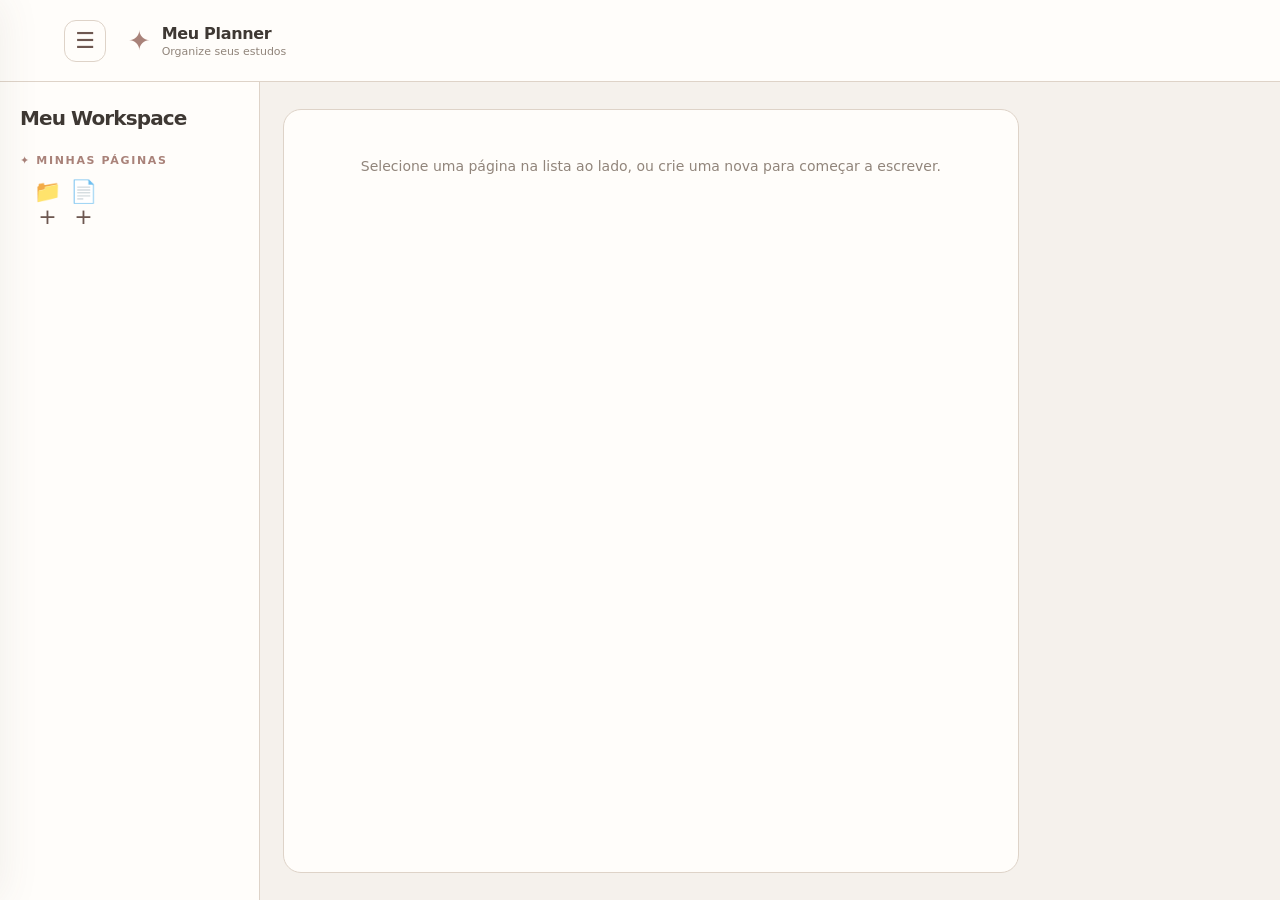
<file: index.html>
<!DOCTYPE html>
<html lang="pt-BR">

<head>
    <meta charset="UTF-8">
    <meta name="viewport" content="width=device-width, initial-scale=1.0">
    <title>Meu Planner</title>
    <link rel="stylesheet" href="./CSS/style.css">
</head>

<body>
    <div class="app-shell">
        <header class="topbar">
            <button class="icon-button" id="menuButton" type="button" aria-label="Abrir menu" aria-expanded="false"
                aria-controls="sideMenu">
                ☰
            </button>

            <div class="brand">
                <span class="brand-mark">✦</span>
                <div>
                    <strong>Meu Planner</strong>
                    <small>Organize seus estudos</small>
                </div>
            </div>
        </header>

        <div class="app-body">
            <aside class="side-menu" id="sideMenu" aria-hidden="true">
                <div class="side-menu-header">
                    <div>
                        <strong>Menu</strong>
                        <small>Navegação rápida</small>
                    </div>
                    <button class="icon-button small" id="closeMenuButton" type="button" aria-label="Fechar menu">
                        ×
                    </button>
                </div>

                <nav>
                    <button class="menu-item active" type="button">
                        <span>Menu Principal</span>
                    </button>

                    <button class="menu-item" type="button">
                        <a href="./PAGES/calendario.html"><span>Calendário</span></a>
                    </button>

                    <button class="menu-item" type="button">
                        ✦ <span>Personalizar</span>
                    </button>

                    <button class="menu-item" type="button">
                        ◐ <span>Temas</span>
                    </button>

                    <button class="menu-item" type="button">
                        ☷ <span>Configurações futuras</span>
                    </button>
                </nav>
            </aside>

            <div class="menu-overlay" id="menuOverlay"></div>

            <!-- ===== Aqui é a "página" do Notion/Affine ===== -->
            <main class="content-area" id="contentArea">
                <div class="workspace">
                        <aside class="workspace-sidebar">
                            <div class="menu-section-title">
                                <span class="span"> Meu Workspace</span> <br> <Br>
                                 <span class="spanPequena" >✦ MINHAS PÁGINAS</span>
                                <div class="workspace-actions">
                                    <button class="icon-button small" id="novaPastaBtn" type="button"
                                        title="Nova pasta">📁+</button>
                                    <button class="icon-button small" id="novaPaginaBtn" type="button"
                                        title="Nova página">📄+</button>
                                </div>
                                 
                            </div>
                            <div id="arvoreItens"></div>
                        </aside>
                    
                    <section class="events-panel">
                        <section class="workspace-editor" id="workspaceEditor">
                            <div class="empty-state">
                                Selecione uma página na lista ao lado, ou crie uma nova para começar a escrever.
                            </div>
                        </section>
                    </section>
                </div>
            </main>
        </div>
    </div>

    <script src="./JS/Data/data.js"></script>
    <script src="./JS/script.js"></script>
</body>

</html>
</file>
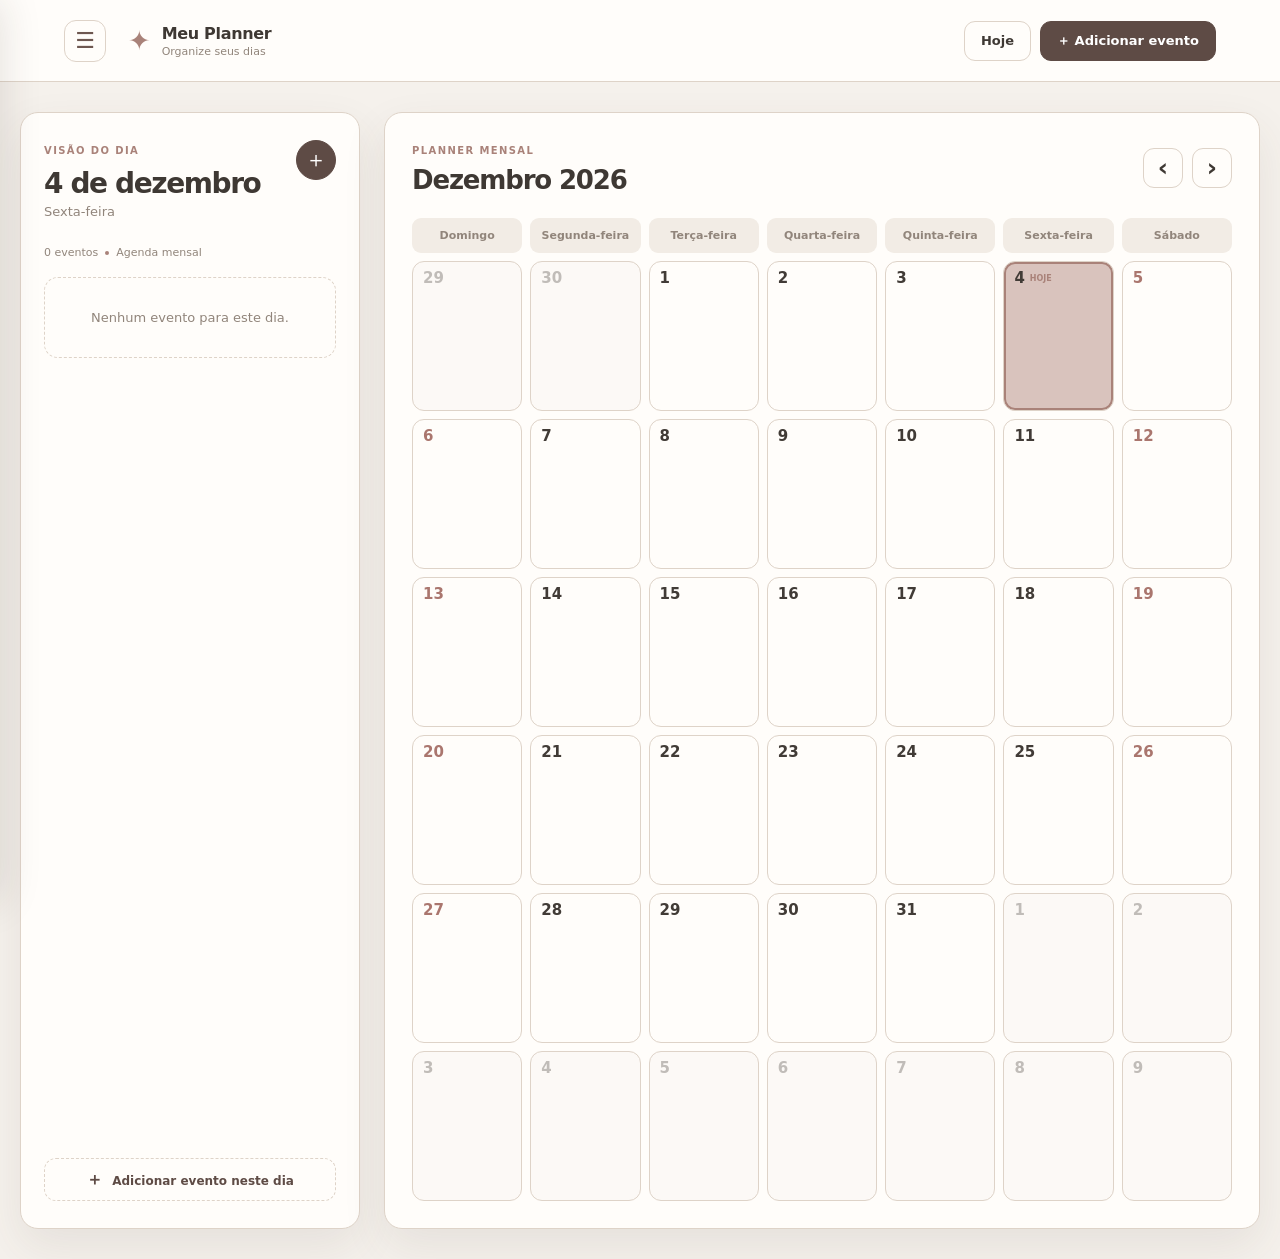
<file: PAGES/calendario.html>
<!DOCTYPE html>
<html lang="pt-BR">

<head>
    <meta charset="UTF-8">
    <meta name="viewport" content="width=device-width, initial-scale=1.0">
    <title>Planner Mensal</title>
    <link rel="stylesheet" href="../CSS/calendario.css">
</head>

<body>
    <div class="app-shell">
        <header class="topbar">
            <button class="icon-button" id="menuButton" aria-label="Abrir menu">☰</button>

            <div class="brand">
                <span class="brand-mark">✦</span>
                <div>
                    <strong>Meu Planner</strong>
                    <small>Organize seus dias</small>
                </div>
            </div>

            <div class="header-actions">
                <button class="secondary-button" id="todayButton">Hoje</button>
                <button class="primary-button" id="headerAddButton">＋ <span>Adicionar evento</span></button>
            </div>
        </header>

        <aside class="side-menu" id="sideMenu">
            <div class="side-menu-header">
                <div>
                    <strong>Menu</strong>
                    <small>Navegação rápida</small>
                </div>
                <button class="icon-button small" id="closeMenuButton">×</button>
            </div>

            <nav>
                <button class="menu-item" type="button">
                    <a href="../index.html"> <span>Menu Principal</span> </a>
                </button>

                <button class="menu-item active" type="button">
                    <span>Calendário</span>
                </button>

                <button class="menu-item" type="button">
                    ✦ <span>Personalizar</span>
                </button>

                <button class="menu-item" type="button">
                    ◐ <span>Temas</span>
                </button>

                <button class="menu-item" type="button">
                    ☷ <span>Configurações futuras</span>
                </button>
            </nav>
        </aside>
        <div class="menu-overlay" id="menuOverlay"></div>

        <main class="planner-layout">
            <section class="events-panel">
                <div class="panel-heading">
                    <div>
                        <span class="eyebrow">VISÃO DO DIA</span>
                        <h1 id="selectedDateTitle">22 Setembro</h1>
                        <p id="selectedWeekday">Terça-feira</p>
                    </div>

                    <button class="round-add-button" id="panelAddButton" title="Adicionar evento">＋</button>
                </div>

                <div class="event-summary">
                    <span id="eventCount">0 eventos</span>
                    <span class="summary-dot"></span>
                    <span>Agenda mensal</span>
                </div>

                <div class="event-list" id="eventList"></div>

                <button class="wide-add-button" id="wideAddButton">
                    <span>＋</span> Adicionar evento neste dia
                </button>
            </section>

            <section class="calendar-panel">
                <div class="calendar-toolbar">
                    <div>
                        <span class="eyebrow">PLANNER MENSAL</span>
                        <h2 id="currentMonthLabel">Setembro 2026</h2>
                    </div>

                    <div class="calendar-actions">
                        <button class="secondary-button" id="previousMonthButton" title="Mês anterior">‹</button>
                        <button class="secondary-button" id="nextMonthButton" title="Próximo mês">›</button>
                    </div>
                </div>

                <div class="weekdays" id="weekdays">
                    <span>Domingo</span>
                    <span>Segunda-feira</span>
                    <span>Terça-feira</span>
                    <span>Quarta-feira</span>
                    <span>Quinta-feira</span>
                    <span>Sexta-feira</span>
                    <span>Sábado</span>
                </div>

                <div class="calendar-grid" id="calendarGrid"></div>
            </section>
        </main>
    </div>

    <div class="modal-backdrop" id="eventModalBackdrop">
        <section class="modal event-modal" role="dialog" aria-modal="true">
            <div class="modal-header">
                <div>
                    <span class="eyebrow">PLANNER</span>
                    <h2 id="eventModalTitle">Novo evento</h2>
                </div>
                <button class="icon-button small" data-close-modal="eventModalBackdrop">×</button>
            </div>

            <form id="eventForm">
                <input type="hidden" id="eventId">

                <div class="form-grid">
                    <label class="field field-wide">
                        <span>Nome do evento</span>
                        <input type="text" id="eventName" placeholder="Ex.: Estudar Engenharia de Software" required>
                    </label>

                    <label class="field">
                        <span>Data inicial</span>
                        <input type="date" id="eventStart" required>
                    </label>

                    <label class="field">
                        <span>Data final</span>
                        <input type="date" id="eventEnd" required>
                    </label>

                    <div class="field color-field">
                        <span>Cor da tag</span>
                        <div class="color-controls">
                            <input type="color" id="eventColorPicker">
                            <input type="text" id="eventColorHex" maxlength="7" placeholder="#A855F7">
                        </div>
                        <small class="validation-message" id="eventColorError"></small>
                    </div>

                    <div class="field color-field">
                        <span>Cor do texto</span>
                        <div class="color-controls">
                            <input type="color" id="eventTextColorPicker">
                            <input type="text" id="eventTextColorHex" maxlength="7" placeholder="#FFFFFF">
                        </div>
                        <small class="validation-message" id="eventTextColorError"></small>
                    </div>
                </div>

                <label class="field">
                    <span>Ícone</span>
                    <input type="text" id="eventIcon" value="✦" maxlength="4" placeholder="📚">
                </label>

                <div class="modal-actions">
                    <button type="button" class="danger-button hidden" id="deleteEventButton">Excluir</button>
                    <span class="actions-spacer"></span>
                    <button type="button" class="secondary-button"
                        data-close-modal="eventModalBackdrop">Cancelar</button>
                    <button type="submit" class="primary-button">Salvar</button>
                </div>
            </form>
        </section>
    </div>

    <div class="modal-backdrop" id="customizeModalBackdrop">
        <section class="modal customization-modal" role="dialog" aria-modal="true">
            <div class="modal-header">
                <div>
                    <span class="eyebrow">APARÊNCIA</span>
                    <h2>Personalizar planner</h2>
                </div>
                <button class="icon-button small" data-close-modal="customizeModalBackdrop">×</button>
            </div>

            <div class="customization-content">
                <div class="customization-section">
                    <h3>Cores</h3>
                    <div class="customization-grid" id="colorSettings"></div>
                </div>

                <div class="customization-section">
                    <h3>Dimensões e tipografia</h3>
                    <div class="range-grid">
                        <label class="field">
                            <span>Arredondamento</span>
                            <div class="range-value"><input type="range" id="radiusRange" min="0" max="32"><output
                                    id="radiusOutput"></output></div>
                        </label>

                        <label class="field">
                            <span>Espessura das bordas</span>
                            <div class="range-value"><input type="range" id="borderRange" min="0" max="4"
                                    step="1"><output id="borderOutput"></output></div>
                        </label>

                        <label class="field">
                            <span>Espaçamento das células</span>
                            <div class="range-value"><input type="range" id="gapRange" min="2" max="16"><output
                                    id="gapOutput"></output></div>
                        </label>

                        <label class="field">
                            <span>Tamanho dos textos</span>
                            <div class="range-value"><input type="range" id="fontRange" min="12" max="18"><output
                                    id="fontOutput"></output></div>
                        </label>
                    </div>
                </div>

                <div class="customization-section">
                    <h3>Temas personalizados</h3>
                    <div class="theme-save-row">
                        <input type="text" id="themeName" placeholder="Nome do tema">
                        <button class="primary-button" id="saveThemeButton">Salvar tema</button>
                    </div>
                    <div class="themes-list" id="themesList"></div>
                </div>
            </div>

            <div class="modal-actions">
                <button class="secondary-button" id="restoreDefaultButton">Restaurar padrão</button>
                <span class="actions-spacer"></span>
                <button class="primary-button" data-close-modal="customizeModalBackdrop">Concluir</button>
            </div>
        </section>
    </div>

    <script src="../JS/calendario.js"></script>
</body>

</html>
</file>
<file: CSS/style.css>
:root {
  --page-bg: #f5f1ec;
  --calendar-bg: #fffdfa;
  --header-bg: #fffdfa;
  --weekday-bg: #f2ece5;
  --border-color: #ded3c8;
  --primary-text: #3e3833;
  --secondary-text: #91857b;
  --accent-color: #a98279;
  --icon-color: #6d5750;
  --button-bg: #5e4b45;

  --border-width: 1px;
  --shadow: 0 18px 45px rgba(94, 75, 69, 0.09);
}

* {
  box-sizing: border-box;
}

body {
  min-width: 320px;
  min-height: 100vh;
  margin: 0;
  color: var(--primary-text);
  background: var(--page-bg);
  font-family:
    Inter,
    ui-sans-serif,
    system-ui,
    -apple-system,
    BlinkMacSystemFont,
    "Segoe UI",
    sans-serif;
}

button {
  font: inherit;
  cursor: pointer;
}

button:focus-visible {
  outline: 3px solid color-mix(in srgb, var(--accent-color) 45%, transparent);
  outline-offset: 2px;
}

.app-shell {
  min-height: 100vh;
}

.span {
  font-size: 20px;
  font-weight: 800;
  letter-spacing: -.045em;
  border-radius: 4px;
  padding: 2px 6px;
}

.spanPequena {
  font-weight: 800;
  color: var(--accent-color);
  font-size: 11px;
  font-weight: 800;
  letter-spacing: .15em;
  border-radius: 4px;
  padding: 2px 6px;
}

/* Barra superior */

.topbar {
  position: relative;
  z-index: 10;
  height: 82px;
  display: flex;
  align-items: center;
  gap: 22px;
  padding: 0 clamp(20px, 5vw, 72px);
  background: var(--header-bg);
  border-bottom: var(--border-width) solid var(--border-color);
}

.brand {
  display: flex;
  align-items: center;
  gap: 11px;
  flex: 1;
}

.brand-mark {
  color: var(--accent-color);
  font-size: 27px;
}

.brand strong,
.brand small {
  display: block;
}

.brand strong {
  font-size: 16px;
  letter-spacing: -0.02em;
}

.brand small {
  margin-top: 2px;
  color: var(--secondary-text);
  font-size: 11px;
}

/* Botões de ícone */

.icon-button {
  width: 42px;
  height: 42px;
  display: grid;
  place-items: center;
  border: var(--border-width) solid var(--border-color);
  border-radius: 12px;
  color: var(--icon-color);
  background: transparent;
  font-size: 22px;
  transition: background 0.2s ease, transform 0.2s ease;
}

.icon-button:hover {
  background: var(--weekday-bg);
  transform: translateY(-1px);
}

.icon-button.small {
  width: 32px;
  height: 32px;
  border: 0;
  font-size: 22px;
}

/* Menu lateral */

.side-menu {
  position: fixed;
  z-index: 30;
  top: 0;
  bottom: 0;
  left: 0;
  width: min(310px, 88vw);
  padding: 28px 21px;
  background: var(--calendar-bg);
  box-shadow: 15px 0 40px rgba(94, 75, 69, 0.09);
  transform: translateX(-105%);
  transition: transform 0.28s ease;
}

.side-menu.open {
  transform: translateX(0);
}

.side-menu-header {
  display: flex;
  align-items: center;
  justify-content: space-between;
  gap: 16px;
  padding-bottom: 27px;
  border-bottom: var(--border-width) solid var(--border-color);
}

.side-menu-header strong,
.side-menu-header small {
  display: block;
}

.side-menu-header strong {
  font-size: 20px;
}

.side-menu-header small {
  margin-top: 4px;
  color: var(--secondary-text);
  font-size: 11px;
}

/* Itens do menu */

.side-menu nav {
  display: grid;
  gap: 6px;
  margin-top: 24px;
}

.menu-item {
  min-height: 48px;
  display: flex;
  align-items: center;
  gap: 13px;
  padding: 0 14px;
  border: 0;
  border-radius: 11px;
  color: var(--secondary-text);
  background: transparent;
  text-align: left;
  font-weight: 700;
  transition: color 0.2s ease, background 0.2s ease;
}

.menu-item:hover,
.menu-item.active {
  color: #5e4b45;
  background: #f2ece5;
}

/* Fundo que aparece atrás do menu */

.menu-overlay {
  position: fixed;
  z-index: 20;
  inset: 0;
  display: none;
  background: rgba(45, 35, 29, 0.25);
}

.menu-overlay.visible {
  display: block;
}

/* ===== Layout geral em coluna (topbar + corpo) ===== */

.app-shell {
  min-height: 100vh;
  display: flex;
  flex-direction: column;
}

.app-body {
  flex: 1;
  display: flex;
  position: relative;
  min-height: 0;
}

.content-area {
  flex: 1;
  min-width: 0;
  display: flex;
  overflow: hidden;
}

/* ===== Workspace (tipo Notion) ===== */

.workspace {
  display: flex;
  justify-content: center;
  min-width: 0;
}

.workspace-sidebar {
  display: flex;
  flex-direction: column;
  justify-content:flex-start;
  width: 260px;
  flex-shrink: 0;
  padding: 24px 14px;
  background: var(--calendar-bg);
  border-right: var(--border-width) solid var(--border-color);
  overflow-y: auto;
}

.workspace-actions {
  display: flex;
  align-items: center;
  text-align: center;
  padding: 10px 14px 30px 14px;
  gap: 4px;
}

.workspace-editor {
  flex: 1;
  min-width: 0;
  padding: 48px clamp(24px, 6vw, 80px);
  overflow-y: auto;
  display: flex;
  flex-direction: column;
  background: var(--calendar-bg);
  border: var(--border-width) solid var(--border-color);
  border-radius: 18px;

}

.events-panel {
  display: flex;
  justify-content: center;
  flex-direction: column;
  min-width: 0;
  padding: 27px 23px;
}

.empty-state {
  color: var(--secondary-text);
  font-size: 14px;
}

/* ===== Árvore de pastas/páginas ===== */
/* ===== Árvore de pastas/páginas ===== */

.arvore-item {
  display: flex;
  align-items: center;
  gap: 6px;
  min-height: 36px;
  padding: 0 8px;
  border-radius: 8px;
  color: var(--secondary-text);
  cursor: grab;
  font-weight: 600;
  font-size: 13px;
  position: relative;
}

.arvore-item:hover,
.arvore-item.selecionado {
  background: var(--weekday-bg);
  color: var(--primary-text);
}

.arvore-seta {
  width: 14px;
  font-size: 11px;
  text-align: center;
  color: var(--secondary-text);
  cursor: pointer;
}

.arvore-label {
  flex: 1;
  overflow: hidden;
  text-overflow: ellipsis;
  white-space: nowrap;
}

.arvore-acoes {
  display: flex;
  gap: 2px;
  opacity: 0;
  transition: opacity 0.15s ease;
}

.arvore-item:hover .arvore-acoes {
  opacity: 1;
}

.arvore-add-btn,
.arvore-menu-btn {
  border: 0;
  background: transparent;
  color: var(--secondary-text);
  font-size: 14px;
  width: 20px;
  height: 20px;
  border-radius: 6px;
  line-height: 1;
}

.arvore-add-btn:hover,
.arvore-menu-btn:hover {
  background: var(--border-color);
}

.arvore-filhos {
  margin-left: 16px;
}

/* Campo de renomear inline (substitui o prompt) */
.arvore-rename-input {
  flex: 1;
  min-width: 0;
  font: inherit;
  font-weight: 600;
  font-size: 13px;
  color: var(--primary-text);
  background: var(--page-bg);
  border: 1px solid var(--accent-color);
  border-radius: 6px;
  padding: 2px 6px;
}

/* ===== Feedback visual do drag and drop ===== */

.arvore-item.arrastando {
  opacity: 0.4;
}

.arvore-item.drop-before {
  box-shadow: inset 0 2px 0 0 var(--accent-color);
}

.arvore-item.drop-after {
  box-shadow: inset 0 -2px 0 0 var(--accent-color);
}

.arvore-item.drop-inside {
  background: var(--weekday-bg);
  outline: 2px dashed var(--accent-color);
  outline-offset: -2px;
}

/* ===== Menu de contexto (clique direito ou botão "⋯") ===== */

.context-menu {
  position: fixed;
  z-index: 100;
  display: none;
  min-width: 190px;
  flex-direction: column;
  gap: 2px;
  background: var(--calendar-bg);
  border: var(--border-width) solid var(--border-color);
  border-radius: 10px;
  box-shadow: var(--shadow);
  padding: 6px;
}

.context-menu button {
  display: flex;
  align-items: center;
  gap: 9px;
  border: 0;
  background: transparent;
  color: var(--primary-text);
  font-size: 13px;
  font-weight: 600;
  padding: 8px 10px;
  border-radius: 8px;
  text-align: left;
  width: 100%;
}

.context-menu button:hover {
  background: var(--weekday-bg);
}

.context-menu button.excluir {
  color: #b3453f;
}

.context-menu-divider {
  height: 1px;
  background: var(--border-color);
  margin: 4px 2px;
}


.arvore-filhos {
  margin-left: 16px;
}

/* ===== Editor da página ===== */

.page-title {
  display: block;
  width: 100%;
  border: 0;
  outline: 0;
  background: transparent;
  font-family: inherit;
  font-size: 30px;
  font-weight: 800;
  color: var(--primary-text);
  margin-bottom: 18px;
}

.page-content {
  min-height: 300px;
  font-size: 15px;
  line-height: 1.7;
  outline: 0;
}

.page-content:empty::before {
  content: "Comece a escrever...";
  color: var(--secondary-text);
}


.arvore-dropdown {
  position: absolute;
  top: 100%;
  right: 8px;
  z-index: 40;
  min-width: 200px;
  background: var(--calendar-bg);
  border: var(--border-width) solid var(--border-color);
  border-radius: 10px;
  box-shadow: var(--shadow);
  padding: 6px;
  display: flex;
  flex-direction: column;
  gap: 2px;
}

.arvore-dropdown button {
  display: flex;
  align-items: center;
  gap: 9px;
  border: 0;
  background: transparent;
  color: var(--primary-text);
  font-size: 13px;
  font-weight: 600;
  padding: 8px 10px;
  border-radius: 8px;
  text-align: left;
  width: 100%;
}

.arvore-dropdown button:hover {
  background: var(--weekday-bg);
}

.arvore-dropdown button.excluir {
  color: #b3453f;
}

.arvore-dropdown-divider {
  height: 1px;
  background: var(--border-color);
  margin: 4px 2px;
}
</file>
<file: CSS/calendario.css>
:root {
  --page-bg: #f5f1ec;
  --calendar-bg: #fffdfa;
  --cell-bg: #fffdfa;
  --header-bg: #fffdfa;
  --weekday-bg: #f2ece5;
  --number-color: #413b36;
  --weekend-color: #aa766e;
  --today-bg: #ead5cf;
  --selected-bg: #d9c3bd;
  --border-color: #ded3c8;
  --primary-text: #3e3833;
  --secondary-text: #91857b;
  --button-bg: #5e4b45;
  --button-text: #ffffff;
  --accent-color: #a98279;
  --icon-color: #6d5750;

  --radius: 18px;
  --border-width: 1px;
  --cell-gap: 8px;
  --base-font-size: 15px;
  --day-number-size: 15px;
  --event-size: 12px;
  --shadow: 0 18px 45px rgba(83, 62, 50, .09);
}

* {
  box-sizing: border-box;
}

body {
  margin: 0;
  min-width: 320px;
  color: var(--primary-text);
  background: var(--page-bg);
  font-family: Inter, ui-sans-serif, system-ui, -apple-system, BlinkMacSystemFont, "Segoe UI", sans-serif;
  font-size: var(--base-font-size);
}

button,
input {
  font: inherit;
}

button {
  cursor: pointer;
}

button:focus-visible,
input:focus-visible {
  outline: 3px solid color-mix(in srgb, var(--accent-color) 45%, transparent);
  outline-offset: 2px;
}

.app-shell {
  min-height: 100vh;
}

.topbar {
  height: 82px;
  display: flex;
  align-items: center;
  gap: 22px;
  padding: 0 clamp(20px, 5vw, 72px);
  background: var(--header-bg);
  border-bottom: var(--border-width) solid var(--border-color);
}

.brand {
  display: flex;
  align-items: center;
  gap: 11px;
  flex: 1;
}

.brand-mark {
  color: var(--accent-color);
  font-size: 27px;
}

.brand strong,
.brand small {
  display: block;
}

.brand strong {
  font-size: 16px;
  letter-spacing: -.02em;
}

.brand small {
  margin-top: 2px;
  color: var(--secondary-text);
  font-size: 11px;
}

.icon-button,
.secondary-button,
.primary-button,
.danger-button,
.round-add-button,
.wide-add-button {
  border: var(--border-width) solid var(--border-color);
  transition: .2s ease;
}

.icon-button {
  width: 42px;
  height: 42px;
  display: grid;
  place-items: center;
  border-radius: 12px;
  color: var(--icon-color);
  background: transparent;
  font-size: 22px;
}

.icon-button:hover,
.secondary-button:hover {
  background: var(--weekday-bg);
  transform: translateY(-1px);
}

.icon-button.small {
  width: 32px;
  height: 32px;
  border: 0;
  font-size: 22px;
}

.header-actions,
.calendar-actions,
.modal-actions,
.theme-save-row,
.color-controls,
.range-value {
  display: flex;
  align-items: center;
  gap: 9px;
}

.secondary-button,
.primary-button,
.danger-button {
  min-height: 40px;
  padding: 0 16px;
  border-radius: 11px;
  font-weight: 700;
  font-size: 13px;
}

.secondary-button {
  color: var(--primary-text);
  background: var(--header-bg);
}

.primary-button {
  color: var(--button-text);
  background: var(--button-bg);
  border-color: var(--button-bg);
}

.primary-button:hover {
  filter: brightness(1.08);
  transform: translateY(-1px);
}

.danger-button {
  color: #a94848;
  background: #fff2f0;
  border-color: #efc9c4;
}

.hidden {
  display: none !important;
}

.planner-layout {
  width: min(1440px, calc(100% - 40px));
  min-height: calc(100vh - 82px);
  display: grid;
  grid-template-columns: minmax(280px, 340px) minmax(0, 1fr);
  gap: 24px;
  margin: 0 auto;
  padding: 30px 0;
}

.events-panel,
.calendar-panel {
  background: var(--calendar-bg);
  border: var(--border-width) solid var(--border-color);
  border-radius: var(--radius);
  box-shadow: var(--shadow);
}

.events-panel {
  display: flex;
  flex-direction: column;
  min-width: 0;
  padding: 27px 23px;
}

.panel-heading,
.calendar-toolbar,
.modal-header,
.side-menu-header {
  display: flex;
  justify-content: space-between;
  align-items: flex-start;
  gap: 16px;
}

.eyebrow {
  color: var(--accent-color);
  font-size: 10px;
  font-weight: 800;
  letter-spacing: .14em;
}

h1,
h2,
h3,
p {
  margin: 0;
}

.panel-heading h1 {
  margin-top: 9px;
  font-size: 28px;
  letter-spacing: -.05em;
}

.panel-heading p {
  margin-top: 4px;
  color: var(--secondary-text);
  font-size: 13px;
}

.round-add-button {
  width: 40px;
  height: 40px;
  flex: 0 0 auto;
  border-radius: 50%;
  color: var(--button-text);
  background: var(--button-bg);
  border-color: var(--button-bg);
  font-size: 22px;
}

.round-add-button:hover {
  transform: rotate(90deg);
}

.event-summary {
  display: flex;
  align-items: center;
  gap: 7px;
  margin: 27px 0 18px;
  color: var(--secondary-text);
  font-size: 11px;
}

.summary-dot {
  width: 4px;
  height: 4px;
  border-radius: 50%;
  background: var(--accent-color);
}

.event-list {
  display: grid;
  gap: 11px;
  overflow: auto;
}

.empty-state {
  padding: 32px 14px;
  color: var(--secondary-text);
  text-align: center;
  font-size: 13px;
  border: 1px dashed var(--border-color);
  border-radius: 14px;
}

.event-card {
  position: relative;
  display: grid;
  grid-template-columns: 36px 1fr auto;
  align-items: center;
  gap: 10px;
  min-height: 70px;
  padding: 12px;
  overflow: hidden;
  color: var(--primary-text);
  background: var(--cell-bg);
  border: var(--border-width) solid var(--border-color);
  border-radius: 14px;
  text-align: left;
  transition: .2s ease;
}

.event-card:hover {
  border-color: var(--accent-color);
  transform: translateY(-2px);
}

.event-card::before {
  content: "";
  position: absolute;
  inset: 0 auto 0 0;
  width: 4px;
  background: var(--event-color);
}

.event-icon {
  width: 34px;
  height: 34px;
  display: grid;
  place-items: center;
  border-radius: 10px;
  color: var(--event-text-color);
  background: var(--event-color);
  font-size: 17px;
}

.event-card strong,
.event-card small {
  display: block;
}

.event-card strong {
  overflow: hidden;
  font-size: 13px;
  text-overflow: ellipsis;
  white-space: nowrap;
}

.event-card small {
  margin-top: 5px;
  color: var(--secondary-text);
  font-size: 10px;
}

.event-card-menu {
  color: var(--secondary-text);
  font-size: 18px;
}

.wide-add-button {
  width: 100%;
  min-height: 43px;
  margin-top: auto;
  padding: 0 14px;
  border-radius: 12px;
  color: var(--button-bg);
  background: transparent;
  border-style: dashed;
  font-size: 12px;
  font-weight: 800;
}

.wide-add-button:hover {
  background: var(--weekday-bg);
}

.wide-add-button span {
  margin-right: 5px;
  font-size: 17px;
}

.calendar-panel {
  min-width: 0;
  padding: 27px;
}

.calendar-toolbar {
  align-items: center;
  margin-bottom: 23px;
}

.calendar-toolbar h2 {
  margin-top: 7px;
  font-size: 26px;
  letter-spacing: -.045em;
}

.calendar-actions .secondary-button {
  width: 40px;
  padding: 0;
  font-size: 25px;
}

.weekdays,
.days-row,
.event-layer {
  display: grid;
  grid-template-columns: repeat(7, minmax(0, 1fr));
}

.weekdays {
  gap: var(--cell-gap);
  margin-bottom: var(--cell-gap);
}

.weekdays span {
  padding: 11px 7px;
  color: var(--secondary-text);
  background: var(--weekday-bg);
  border-radius: 9px;
  font-size: 11px;
  font-weight: 800;
  text-align: center;
}

.calendar-grid {
  display: grid;
  gap: var(--cell-gap);
}

.calendar-week {
  position: relative;
  min-width: 0;
}

.days-row {
  gap: var(--cell-gap);
}

.day-cell {
  position: relative;
  min-width: 0;
  min-height: 150px;
  padding: 34px 7px 7px;
  overflow: hidden;
  color: var(--number-color);
  background: var(--cell-bg);
  border: var(--border-width) solid var(--border-color);
  border-radius: 12px;
  text-align: left;
  transition: .2s ease;
}

.day-cell:hover {
  border-color: var(--accent-color);
  transform: translateY(-1px);
}

.day-cell.other-month {
  color: color-mix(in srgb, var(--number-color) 32%, transparent);
  background: color-mix(in srgb, var(--cell-bg) 70%, var(--page-bg));
}

.day-cell.weekend:not(.other-month) {
  color: var(--weekend-color);
}

.day-cell.today {
  background: var(--today-bg);
}

.day-cell.selected {
  box-shadow: inset 0 0 0 2px var(--accent-color);
  background: var(--selected-bg);
}

.day-number {
  position: absolute;
  z-index: 4;
  top: 9px;
  left: 10px;
  font-size: var(--day-number-size);
  font-weight: 800;
  line-height: 1;
}

.today .day-number::after {
  content: "hoje";
  display: inline-block;
  margin-left: 5px;
  color: var(--accent-color);
  font-size: 8px;
  text-transform: uppercase;
  vertical-align: middle;
}

.event-layer {
  position: absolute;
  z-index: 2;
  top: 34px;
  right: 5px;
  bottom: 5px;
  left: 5px;
  display: flex;
  flex-direction: column;
  gap: 4px;
  min-height: 0 !important;
  overflow: hidden;
  pointer-events: none;
}

.event-bar {
  width: 100%;
  min-width: 0;
  height: 22px;
  min-height: 22px;
  display: flex;
  align-items: center;
  gap: 4px;
  padding: 0 7px;
  overflow: hidden;
  color: var(--event-text-color);
  background: var(--event-color);
  border: 0;
  border-radius: 6px;
  font-size: var(--event-size);
  font-weight: 800;
  line-height: 1;
  white-space: nowrap;
  text-overflow: ellipsis;
  pointer-events: auto;
  cursor: pointer;
}

.event-bar .bar-icon {
  flex: 0 0 auto;
}

.event-bar .bar-name {
  min-width: 0;
  overflow: hidden;
  text-overflow: ellipsis;
  white-space: nowrap;
}

.side-menu {
  position: fixed;
  z-index: 30;
  top: 0;
  bottom: 0;
  left: 0;
  width: min(310px, 88vw);
  padding: 28px 21px;
  background: var(--calendar-bg);
  box-shadow: 15px 0 40px rgba(50, 35, 25, .14);
  transform: translateX(-105%);
  transition: transform .28s ease;
}

.side-menu.open {
  transform: translateX(0);
}

.side-menu-header {
  align-items: center;
  padding-bottom: 27px;
  border-bottom: var(--border-width) solid var(--border-color);
}

.side-menu-header strong,
.side-menu-header small {
  display: block;
}

.side-menu-header strong {
  font-size: 20px;
}

.side-menu-header small {
  margin-top: 4px;
  color: var(--secondary-text);
  font-size: 11px;
}

.side-menu nav {
  display: grid;
  gap: 6px;
  margin-top: 24px;
}

.menu-item {
  display: flex;
  align-items: center;
  gap: 13px;
  min-height: 48px;
  padding: 0 14px;
  border: 0;
  border-radius: 11px;
  color: var(--secondary-text);
  background: transparent;
  text-align: left;
  font-weight: 700;
}

.menu-item:hover,
.menu-item.active {
  color: var(--button-bg);
  background: var(--weekday-bg);
}

.menu-overlay {
  position: fixed;
  z-index: 20;
  inset: 0;
  display: none;
  background: rgba(45, 35, 29, .25);
}

.menu-overlay.visible {
  display: block;
}

.modal-backdrop {
  position: fixed;
  z-index: 50;
  inset: 0;
  display: none;
  place-items: center;
  padding: 18px;
  background: rgba(45, 35, 29, .38);
}

.modal-backdrop.open {
  display: grid;
}

.modal {
  width: min(590px, 100%);
  max-height: calc(100vh - 36px);
  overflow: auto;
  padding: 26px;
  background: var(--calendar-bg);
  border: var(--border-width) solid var(--border-color);
  border-radius: var(--radius);
  box-shadow: 0 25px 70px rgba(40, 25, 18, .2);
}

.modal-header {
  align-items: center;
  margin-bottom: 25px;
}

.modal-header h2 {
  margin-top: 7px;
  font-size: 23px;
}

.form-grid,
.customization-grid,
.range-grid {
  display: grid;
  grid-template-columns: repeat(2, minmax(0, 1fr));
  gap: 17px;
}

.field {
  display: grid;
  gap: 7px;
  min-width: 0;
  color: var(--secondary-text);
  font-size: 11px;
  font-weight: 800;
}

.field-wide {
  grid-column: 1 / -1;
}

.field input,
.theme-save-row input {
  width: 100%;
  min-height: 42px;
  padding: 0 12px;
  color: var(--primary-text);
  background: var(--cell-bg);
  border: var(--border-width) solid var(--border-color);
  border-radius: 10px;
}

.color-controls input[type="color"] {
  width: 43px;
  height: 42px;
  padding: 3px;
  border: var(--border-width) solid var(--border-color);
  border-radius: 10px;
  background: var(--cell-bg);
}

.color-controls input[type="text"] {
  min-width: 0;
  flex: 1;
}

.validation-message {
  min-height: 13px;
  color: #ba4a4a;
  font-size: 10px;
}

.modal-actions {
  margin-top: 27px;
}

.actions-spacer {
  flex: 1;
}

.customization-modal {
  width: min(780px, 100%);
}

.customization-content {
  display: grid;
  gap: 25px;
}

.customization-section {
  padding-bottom: 23px;
  border-bottom: var(--border-width) solid var(--border-color);
}

.customization-section:last-child {
  border-bottom: 0;
}

.customization-section h3 {
  margin-bottom: 15px;
  font-size: 14px;
}

.customization-grid {
  grid-template-columns: repeat(3, minmax(0, 1fr));
}

.custom-color {
  display: grid;
  grid-template-columns: 34px 1fr;
  align-items: center;
  gap: 8px;
}

.custom-color input[type="color"] {
  width: 34px;
  height: 34px;
  padding: 2px;
  border: var(--border-width) solid var(--border-color);
  border-radius: 8px;
}

.custom-color input[type="text"] {
  min-width: 0;
  height: 34px;
  padding: 0 7px;
  border: var(--border-width) solid var(--border-color);
  border-radius: 8px;
  color: var(--primary-text);
  background: var(--cell-bg);
  font-size: 11px;
}

.custom-color label {
  grid-column: 1 / -1;
  color: var(--secondary-text);
  font-size: 10px;
  font-weight: 800;
}

.range-grid {
  grid-template-columns: repeat(2, minmax(0, 1fr));
}

.range-value input {
  flex: 1;
  accent-color: var(--accent-color);
}

.range-value output {
  min-width: 38px;
  color: var(--primary-text);
  font-size: 11px;
  text-align: right;
}

.theme-save-row input {
  flex: 1;
}

.themes-list {
  display: grid;
  gap: 8px;
  margin-top: 14px;
}

.theme-row {
  display: flex;
  align-items: center;
  gap: 9px;
  min-height: 50px;
  padding: 7px 9px 7px 13px;
  border: var(--border-width) solid var(--border-color);
  border-radius: 11px;
}

.theme-row strong {
  flex: 1;
  font-size: 12px;
}

.theme-row button {
  min-height: 31px;
  padding: 0 9px;
  border: 0;
  border-radius: 7px;
  color: var(--button-bg);
  background: var(--weekday-bg);
  font-size: 10px;
  font-weight: 800;
}

.theme-row button.delete-theme {
  color: #a94848;
  background: #fff2f0;
}


.more-events-button {
  width: 100%;
  height: 22px;
  min-height: 22px;
  flex: 0 0 auto;
  display: flex;
  align-items: center;
  justify-content: center;
  gap: 5px;
  padding: 0 7px;
  overflow: hidden;
  border: 1px dashed var(--accent-color);
  border-radius: 6px;
  color: var(--accent-color);
  background: color-mix(in srgb, var(--accent-color) 9%, transparent);
  font-size: 11px;
  font-weight: 800;
  pointer-events: auto;
  cursor: pointer;
}

.more-events-icon {
  font-size: 16px;
  font-weight: 400;
  line-height: 1;
}

.more-events-label {
  overflow: hidden;
  text-overflow: ellipsis;
  white-space: nowrap;
}

.more-events-button:hover {
  color: var(--button-text);
  background: var(--accent-color);
  border-color: var(--accent-color);
}
</file>
